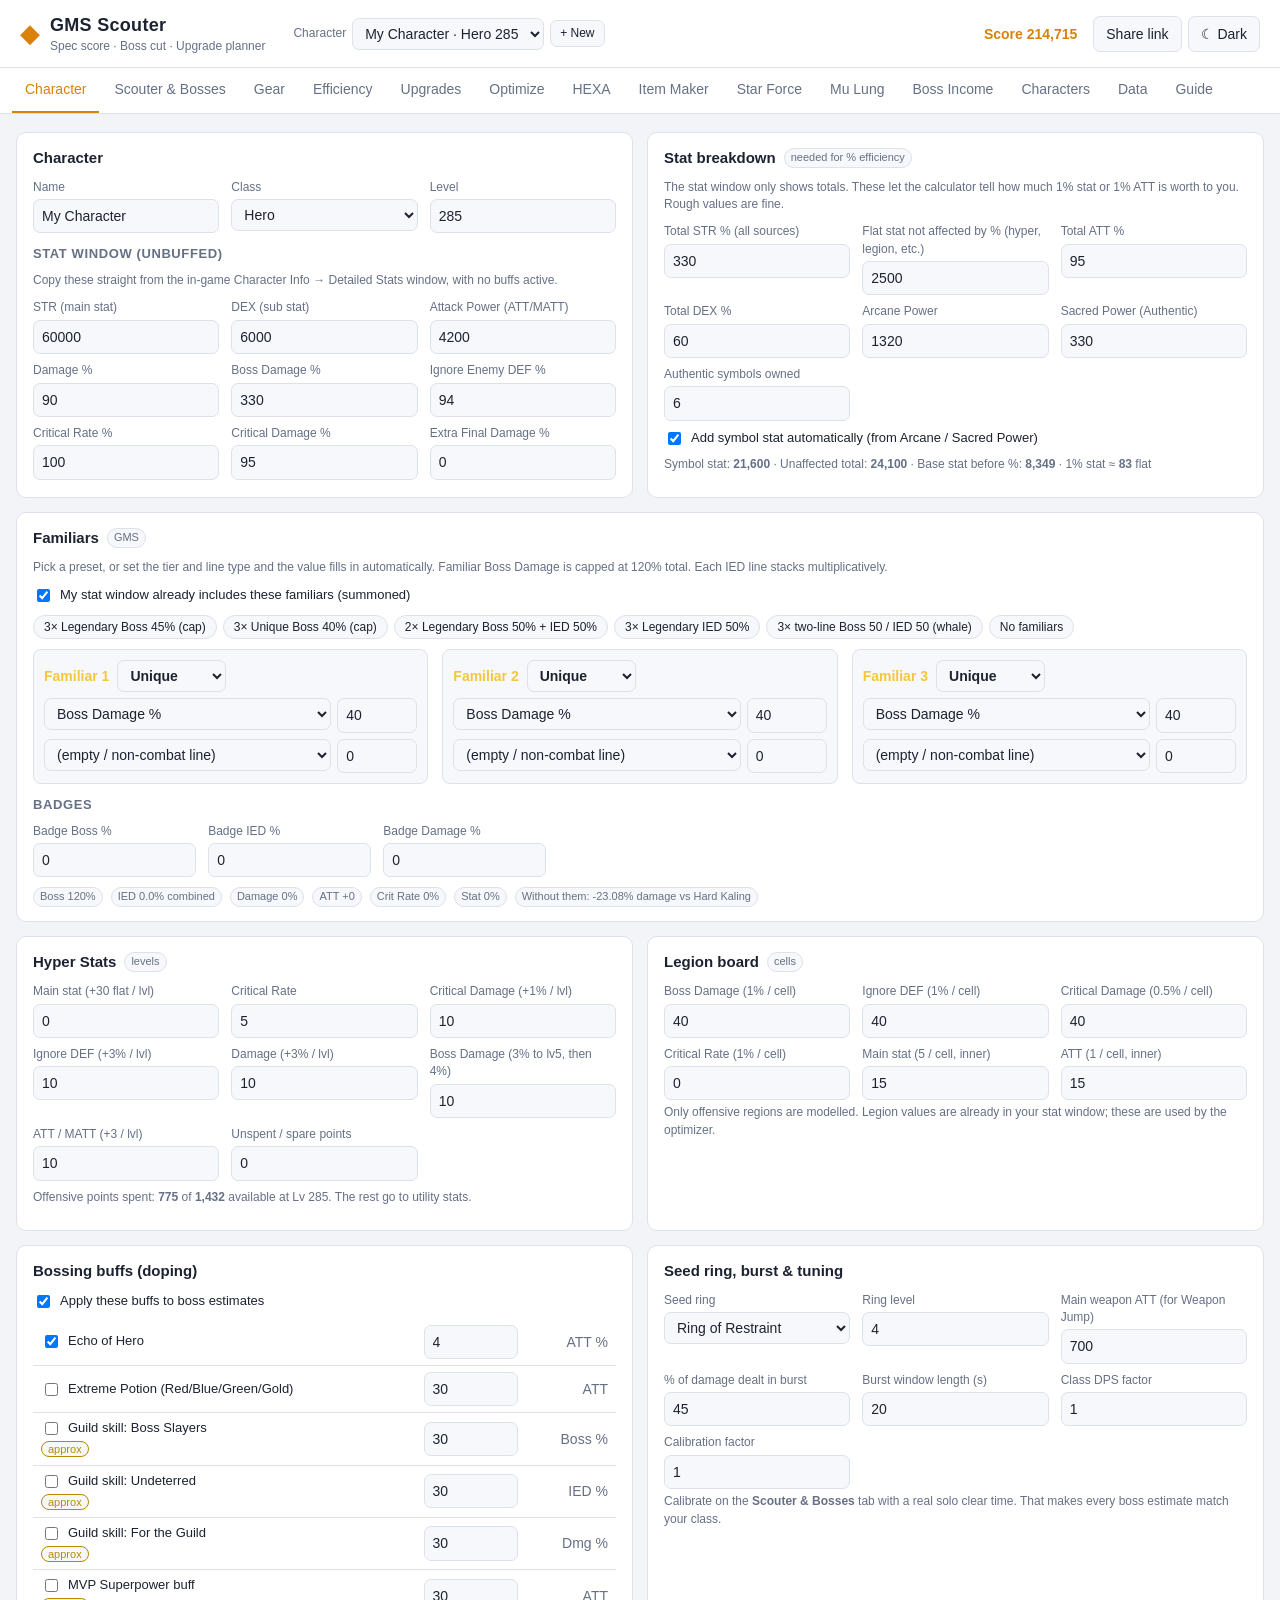
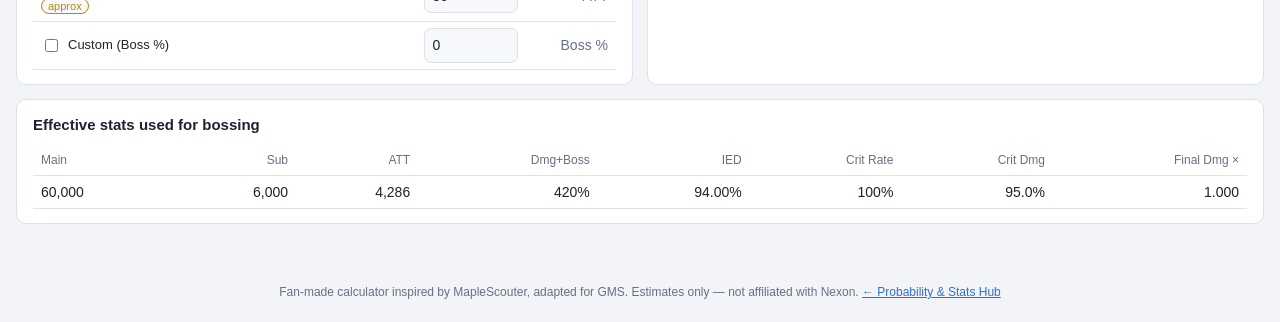
<file: scouter/index.html>
<!DOCTYPE html>
<html lang="en">
<head>
  <meta charset="UTF-8">
  <meta name="viewport" content="width=device-width, initial-scale=1.0">
  <title>GMS Scouter</title>
  <meta name="description" content="MapleScouter-style spec calculator for GMS: Scouter score, boss clear estimates, stat efficiency, upgrade cost vs gain, gear with item icons, boss income for mules, and familiar, hyper stat, legion and HEXA optimizers.">
  <meta name="color-scheme" content="dark light">
  <link rel="stylesheet" href="css/style.css">
</head>
<body>
  <header class="topbar">
    <div class="brand">
      <span class="logo">◆</span>
      <div>
        <div class="title">GMS Scouter</div>
        <div class="subtitle">Spec score · Boss cut · Upgrade planner</div>
      </div>
    </div>
    <div class="char-switch">
      <label for="charSelect" class="muted">Character</label>
      <select id="charSelect" aria-label="Character"></select>
      <button class="btn ghost small" id="btnNewChar" title="Create a new character">+ New</button>
    </div>
    <div class="score-pill" id="headerScore"></div>
    <div class="top-actions">
      <button class="btn ghost" id="btnShare" title="Copy a link containing this character">Share link</button>
      <button class="btn ghost" id="btnTheme" title="Switch theme">☀ Light</button>
    </div>
  </header>

  <nav class="tabs" id="tabs">
    <button data-tab="character" class="active">Character</button>
    <button data-tab="scouter">Scouter &amp; Bosses</button>
    <button data-tab="gear">Gear</button>
    <button data-tab="efficiency">Efficiency</button>
    <button data-tab="upgrades">Upgrades</button>
    <button data-tab="optimize">Optimize</button>
    <button data-tab="hexa">HEXA</button>
    <button data-tab="itemmaker">Item Maker</button>
    <button data-tab="starforce">Star Force</button>
    <button data-tab="dojo">Mu Lung</button>
    <button data-tab="income">Boss Income</button>
    <button data-tab="compare">Characters</button>
    <button data-tab="data">Data</button>
    <button data-tab="about">Guide</button>
  </nav>

  <main id="app"></main>

  <div class="toast" id="toast"></div>

  <footer class="foot">
    Fan-made calculator inspired by MapleScouter, adapted for GMS. Estimates only — not affiliated with Nexon.
    <a href="../index.html">← Probability &amp; Stats Hub</a>
  </footer>

  <script src="js/data.js"></script>
  <script src="js/calc.js"></script>
  <script src="js/items.js"></script>
  <script src="js/income.js"></script>
  <script src="js/app.js"></script>
</body>
</html>
</file>
<file: scouter/css/style.css>
:root {
  --bg: #0f1218;
  --panel: #171c25;
  --panel2: #1e2430;
  --line: #2a3242;
  --text: #e6e9ef;
  --muted: #8d97a8;
  --accent: #f5a524;
  --accent2: #5aa9ff;
  --good: #3ccf8e;
  --warn: #f5c542;
  --bad: #ff6b6b;
  --party: #b48cff;
  --radius: 10px;
  --font: "Helvetica Neue", Helvetica, Arial, sans-serif;
  color-scheme: dark;
}
:root[data-theme="light"] {
  --bg: #f3f4f7;
  --panel: #ffffff;
  --panel2: #f7f8fb;
  --line: #dde1e8;
  --text: #1c2230;
  --muted: #667085;
  --accent: #d9820b;
  --accent2: #2f6fd6;
  --good: #16a36a;
  --warn: #b98900;
  --bad: #d64545;
  --party: #7a4fd6;
  color-scheme: light;
}
@media (prefers-color-scheme: light) {
  :root:not([data-theme="dark"]) {
    --bg: #f3f4f7;
    --panel: #ffffff;
    --panel2: #f7f8fb;
    --line: #dde1e8;
    --text: #1c2230;
    --muted: #667085;
    --accent: #d9820b;
    --accent2: #2f6fd6;
    --good: #16a36a;
    --warn: #b98900;
    --bad: #d64545;
    --party: #7a4fd6;
    color-scheme: light;
  }
}
* { box-sizing: border-box; }
html, body { margin: 0; background: var(--bg); color: var(--text); font: 14px/1.45 var(--font); }
a { color: var(--accent2); }

.topbar { display: flex; align-items: center; gap: 16px; padding: 12px 20px; background: var(--panel); border-bottom: 1px solid var(--line); position: sticky; top: 0; z-index: 10; flex-wrap: wrap; }
.brand { display: flex; align-items: center; gap: 10px; }
.logo { font-size: 26px; color: var(--accent); }
.title { font-weight: 700; font-size: 18px; letter-spacing: .3px; }
.subtitle { color: var(--muted); font-size: 12px; }
.score-pill { margin-left: auto; font-weight: 700; color: var(--accent); font-variant-numeric: tabular-nums; }
.top-actions { display: flex; gap: 6px; }

.tabs { display: flex; gap: 2px; padding: 0 12px; background: var(--panel); border-bottom: 1px solid var(--line); overflow-x: auto; }
.tabs button { background: none; border: 0; color: var(--muted); padding: 11px 13px; cursor: pointer; font: inherit; border-bottom: 2px solid transparent; white-space: nowrap; }
.tabs button:hover { color: var(--text); }
.tabs button.active { color: var(--accent); border-bottom-color: var(--accent); }

main { max-width: 1280px; margin: 0 auto; padding: 18px 16px 40px; }
.grid { display: grid; gap: 14px; }
.g2 { grid-template-columns: repeat(auto-fit, minmax(360px, 1fr)); }
.g3 { grid-template-columns: repeat(auto-fit, minmax(280px, 1fr)); }
.g4 { grid-template-columns: repeat(auto-fit, minmax(200px, 1fr)); }
.card { background: var(--panel); border: 1px solid var(--line); border-radius: var(--radius); padding: 14px 16px; min-width: 0; }
.card h2 { margin: 0 0 10px; font-size: 15px; display: flex; align-items: center; gap: 8px; }
.card h3 { margin: 12px 0 8px; font-size: 13px; color: var(--muted); text-transform: uppercase; letter-spacing: .6px; }
.hint { color: var(--muted); font-size: 12px; margin: 4px 0 10px; }
.tag { font-size: 11px; padding: 1px 6px; border-radius: 999px; background: var(--panel2); border: 1px solid var(--line); color: var(--muted); font-weight: 500; }
.tag.approx { color: var(--warn); border-color: var(--warn); }

.form { display: grid; grid-template-columns: repeat(auto-fill, minmax(150px, 1fr)); gap: 8px 12px; }
.field { display: flex; flex-direction: column; gap: 3px; min-width: 0; }
.field label { color: var(--muted); font-size: 12px; }
input, select { background: var(--panel2); color: var(--text); border: 1px solid var(--line); border-radius: 7px; padding: 6px 8px; font: inherit; width: 100%; min-width: 0; }
input:focus, select:focus { outline: 2px solid var(--accent2); outline-offset: -1px; }
input[type="checkbox"] { width: auto; }
input.bad { outline: 2px solid var(--bad); outline-offset: -1px; }
.check { display: flex; align-items: center; gap: 7px; color: var(--text); font-size: 13px; cursor: pointer; }
.row { display: flex; gap: 8px; align-items: center; flex-wrap: wrap; }

.btn { background: var(--accent); color: #111; border: 0; border-radius: 7px; padding: 7px 12px; font: inherit; font-weight: 600; cursor: pointer; }
.btn:hover { filter: brightness(1.08); }
.btn.ghost { background: var(--panel2); color: var(--text); border: 1px solid var(--line); font-weight: 500; }
.btn.small { padding: 4px 9px; font-size: 12px; }
.btn.danger { background: var(--bad); color: #fff; }

.kpis { display: grid; grid-template-columns: repeat(auto-fit, minmax(190px, 1fr)); gap: 12px; margin-bottom: 14px; }
.kpi { background: var(--panel); border: 1px solid var(--line); border-radius: var(--radius); padding: 12px 14px; }
.kpi .k { color: var(--muted); font-size: 12px; }
.kpi .v { font-size: 26px; font-weight: 700; font-variant-numeric: tabular-nums; }
.kpi .s { color: var(--muted); font-size: 12px; }
.kpi.main .v { color: var(--accent); }

table { width: 100%; border-collapse: collapse; font-variant-numeric: tabular-nums; }
th, td { padding: 6px 8px; border-bottom: 1px solid var(--line); text-align: right; white-space: nowrap; }
th { color: var(--muted); font-weight: 500; font-size: 12px; position: sticky; top: 0; background: var(--panel); }
th:first-child, td:first-child { text-align: left; }
td.l, th.l { text-align: left; }
.wrap { white-space: normal; }
.tablewrap { overflow-x: auto; max-width: 100%; }
tr:hover td { background: var(--panel2); }
td select { min-width: 110px; }
td .field { min-width: 110px; }
.wrap { min-width: 0; }

.bar { position: relative; height: 8px; background: var(--panel2); border-radius: 99px; overflow: hidden; min-width: 120px; }
.bar > span { position: absolute; inset: 0 auto 0 0; border-radius: 99px; }
.st-comfortable { color: var(--good); }
.st-solo { color: var(--accent2); }
.st-party { color: var(--party); }
.st-no { color: var(--bad); }
.bg-comfortable { background: var(--good); }
.bg-solo { background: var(--accent2); }
.bg-party { background: var(--party); }
.bg-no { background: var(--bad); }
.pos { color: var(--good); }
.neg { color: var(--bad); }
.muted { color: var(--muted); }

.fam { border: 1px solid var(--line); border-radius: 8px; padding: 10px; background: var(--panel2); }
.fam .head { display: flex; gap: 8px; align-items: center; margin-bottom: 6px; font-weight: 600; }
.fam .line { display: grid; grid-template-columns: 1fr 80px; gap: 6px; margin-top: 6px; }
.t-Rare { color: #5aa9ff; } .t-Epic { color: #b48cff; } .t-Unique { color: #f5c542; } .t-Legendary { color: #3ccf8e; }

.chips { display: flex; flex-wrap: wrap; gap: 6px; }
.chip { padding: 4px 10px; border-radius: 999px; background: var(--panel2); border: 1px solid var(--line); cursor: pointer; font-size: 12px; color: var(--text); }
.chip:hover { border-color: var(--accent); }
.chip.on { background: var(--accent); color: #111; border-color: var(--accent); }

.toast { position: fixed; bottom: 18px; left: 50%; transform: translateX(-50%); background: var(--panel); border: 1px solid var(--accent); padding: 9px 16px; border-radius: 8px; opacity: 0; pointer-events: none; transition: opacity .2s; z-index: 50; }
.toast.show { opacity: 1; }
.foot { text-align: center; color: var(--muted); font-size: 12px; padding: 20px; }
.prose p, .prose li { color: var(--text); }
.prose code { background: var(--panel2); padding: 1px 5px; border-radius: 4px; }
.formula { background: var(--panel2); border: 1px solid var(--line); border-radius: 8px; padding: 10px 12px; font-family: ui-monospace, Menlo, Consolas, monospace; font-size: 12.5px; overflow-x: auto; white-space: pre; }

@media (max-width: 640px) {
  main { padding: 12px 10px 30px; }
  .g2, .g3 { grid-template-columns: 1fr; }
  .kpi .v { font-size: 22px; }
  .score-pill { margin-left: 0; }
}

/* character switcher */
.char-switch { display: flex; align-items: center; gap: 6px; margin-left: 12px; }
.char-switch label { font-size: 12px; }
.char-switch select { width: auto; max-width: 260px; }
tr.cur td { background: var(--panel2); }

/* item icons */
.icon { position: relative; display: inline-flex; align-items: center; justify-content: center; flex: none;
  background: var(--panel2); border: 1px solid var(--line); border-radius: 8px; overflow: hidden; }
.icon img { position: absolute; inset: 0; width: 100%; height: 100%; object-fit: contain; image-rendering: pixelated; padding: 3px; z-index: 1; }
.icon img.ok { background: var(--panel2); } /* covers the glyph only once the picture has loaded */
.icon .glyph { color: var(--muted); font-size: 18px; line-height: 1; }
.cand { display: flex; align-items: center; gap: 8px; }
.cand-icons { display: inline-flex; gap: 2px; flex: none; }
.gear-strip { display: flex; flex-wrap: wrap; gap: 6px; }
.gear-strip > span { display: inline-flex; flex-direction: column; align-items: center; gap: 2px; font-size: 11px; color: var(--muted); }
.gear-grid { display: grid; gap: 12px; grid-template-columns: repeat(auto-fill, minmax(270px, 1fr)); }
.gear-card { background: var(--panel); border: 1px solid var(--line); border-radius: var(--radius); padding: 12px; min-width: 0; }
.gear-card .form { grid-template-columns: repeat(auto-fill, minmax(110px, 1fr)); }
.gear-head { display: flex; gap: 10px; align-items: center; margin-bottom: 10px; }
.gear-title { display: flex; flex-direction: column; min-width: 0; }
.gear-title b { white-space: nowrap; overflow: hidden; text-overflow: ellipsis; }
.gear-title .muted { font-size: 12px; }
.stars { color: var(--accent); font-size: 12px; font-weight: 700; white-space: nowrap; }
.boss-pick { display: grid; grid-template-columns: repeat(auto-fill, minmax(230px, 1fr)); gap: 4px 12px; padding: 6px 0; }
.boss-pick .muted { font-size: 11px; }
@media (max-width: 640px) {
  .char-switch { margin-left: 0; width: 100%; }
  .char-switch select { flex: 1; max-width: none; }
}
</file>
